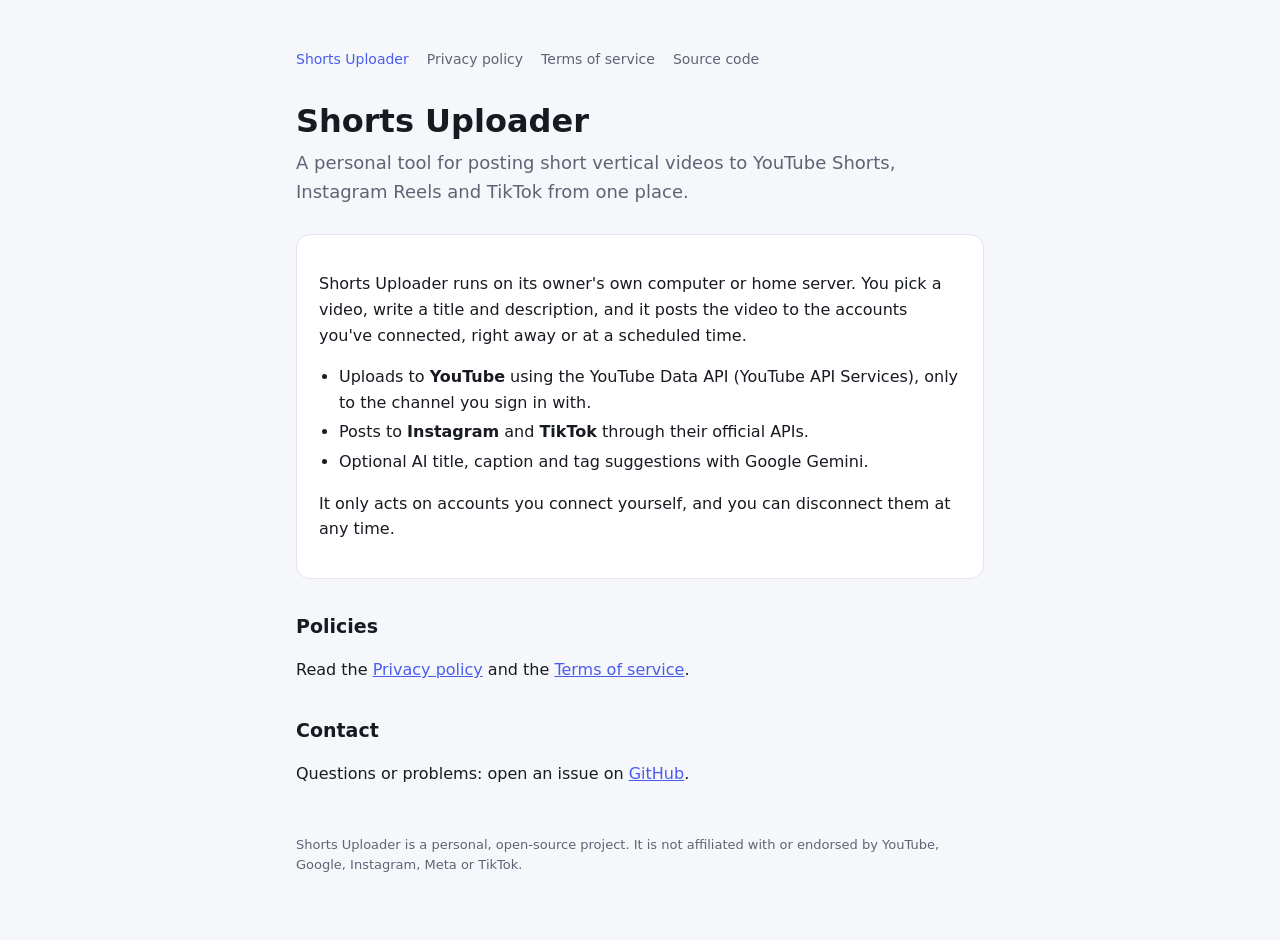
<file: index.html>
<!doctype html>
<html lang="en"><head><meta charset="utf-8"><meta name="viewport" content="width=device-width, initial-scale=1">
<title>Shorts Uploader</title><meta name="description" content="A personal tool for posting short videos to YouTube, Instagram and TikTok from one place."><link rel="stylesheet" href="/style.css"></head>
<body><main>
<nav><a href="/" aria-current="page">Shorts Uploader</a><a href="/privacy.html">Privacy policy</a><a href="/terms.html">Terms of service</a><a href="https://github.com/dannyy-io/shorts-uploader">Source code</a></nav>
<h1>Shorts Uploader</h1>
<p class="lead">A personal tool for posting short vertical videos to YouTube Shorts, Instagram Reels and TikTok from one place.</p>
<div class="card">
<p>Shorts Uploader runs on its owner's own computer or home server. You pick a video, write a title and description, and it posts the video to the accounts you've connected, right away or at a scheduled time.</p>
<ul>
<li>Uploads to <b>YouTube</b> using the YouTube Data API (YouTube API Services), only to the channel you sign in with.</li>
<li>Posts to <b>Instagram</b> and <b>TikTok</b> through their official APIs.</li>
<li>Optional AI title, caption and tag suggestions with Google Gemini.</li>
</ul>
<p>It only acts on accounts you connect yourself, and you can disconnect them at any time.</p>
</div>
<h2>Policies</h2>
<p>Read the <a href="/privacy.html">Privacy policy</a> and the <a href="/terms.html">Terms of service</a>.</p>
<h2>Contact</h2>
<p>Questions or problems: open an issue on <a href="https://github.com/dannyy-io/shorts-uploader/issues">GitHub</a>.</p>
<footer>Shorts Uploader is a personal, open-source project. It is not affiliated with or endorsed by YouTube, Google, Instagram, Meta or TikTok.</footer></main></body></html>
</file>
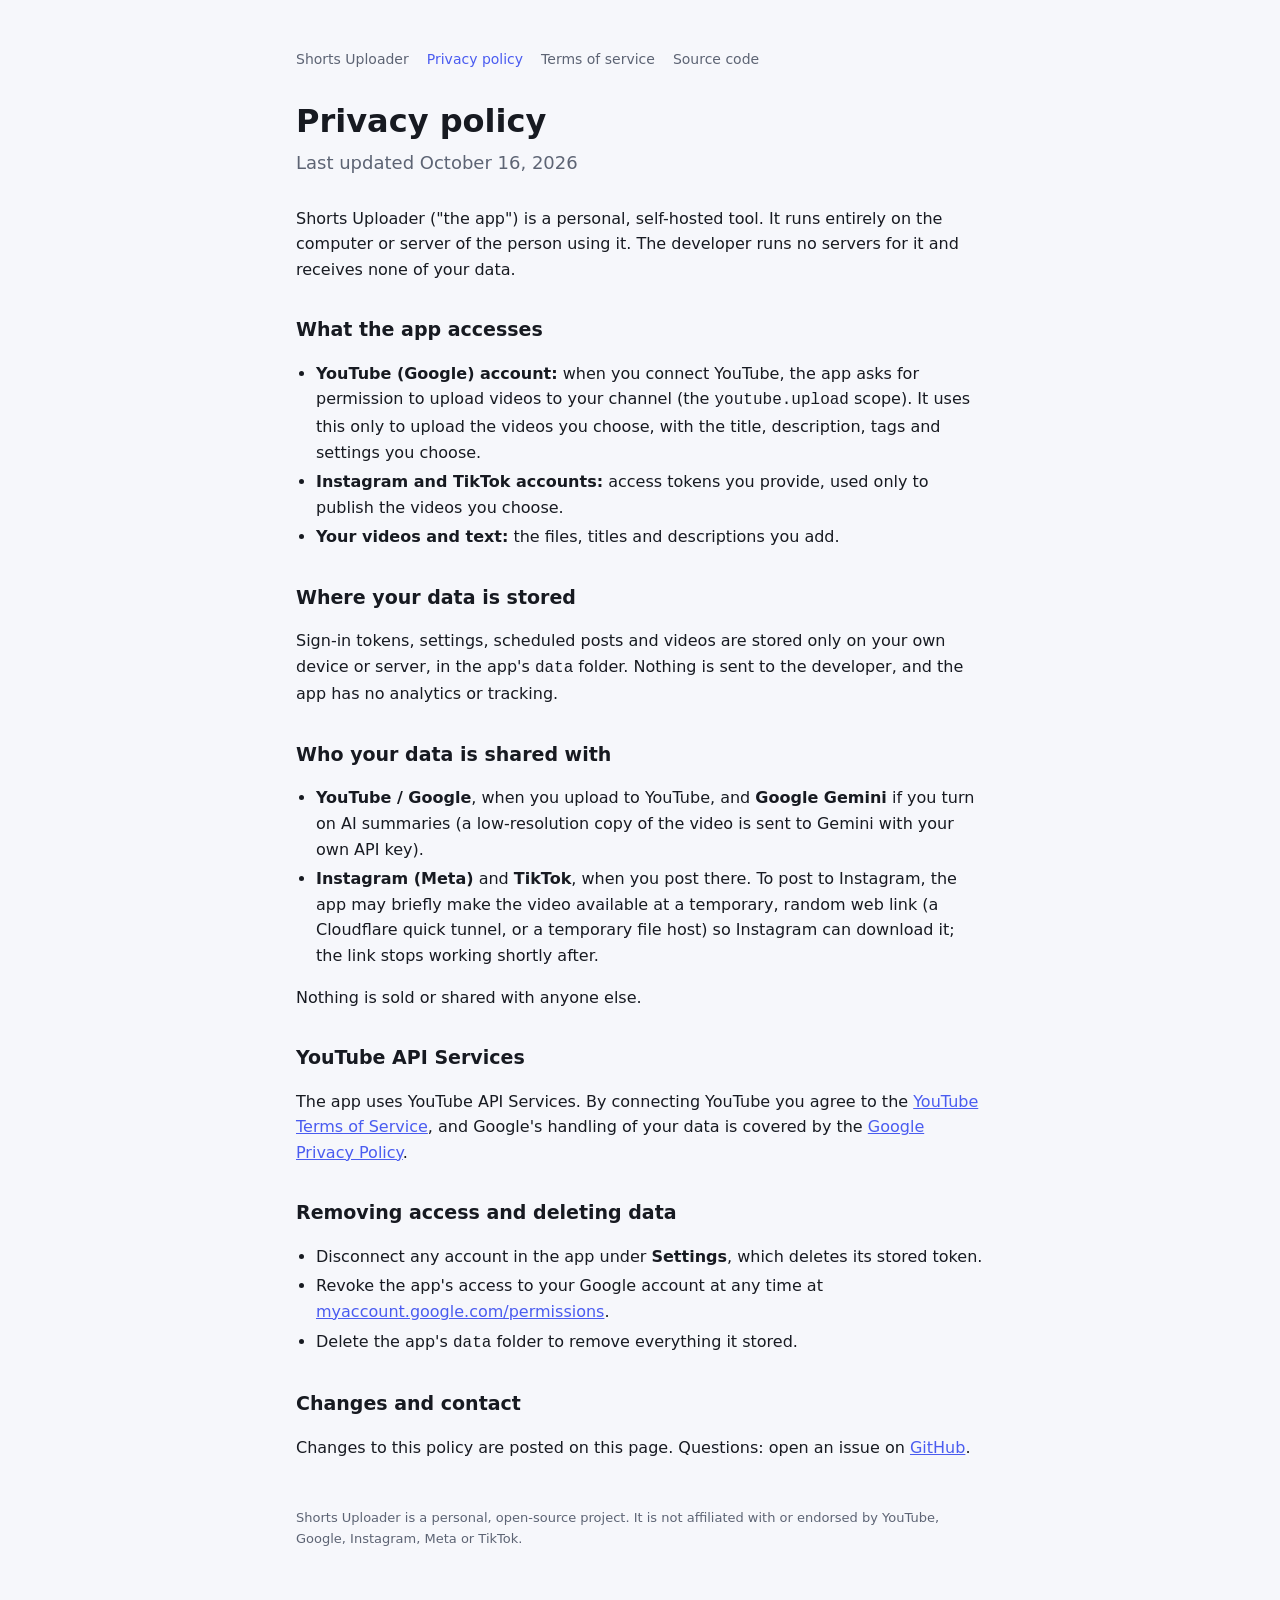
<file: privacy.html>
<!doctype html>
<html lang="en"><head><meta charset="utf-8"><meta name="viewport" content="width=device-width, initial-scale=1">
<title>Privacy policy – Shorts Uploader</title><meta name="description" content="How Shorts Uploader handles your data."><link rel="stylesheet" href="/style.css"></head>
<body><main>
<nav><a href="/">Shorts Uploader</a><a href="/privacy.html" aria-current="page">Privacy policy</a><a href="/terms.html">Terms of service</a><a href="https://github.com/dannyy-io/shorts-uploader">Source code</a></nav>
<h1>Privacy policy</h1>
<p class="lead">Last updated October 16, 2026</p>
<p>Shorts Uploader ("the app") is a personal, self-hosted tool. It runs entirely on the computer or server of the person using it. The developer runs no servers for it and receives none of your data.</p>

<h2>What the app accesses</h2>
<ul>
<li><b>YouTube (Google) account:</b> when you connect YouTube, the app asks for permission to upload videos to your channel (the <code>youtube.upload</code> scope). It uses this only to upload the videos you choose, with the title, description, tags and settings you choose.</li>
<li><b>Instagram and TikTok accounts:</b> access tokens you provide, used only to publish the videos you choose.</li>
<li><b>Your videos and text:</b> the files, titles and descriptions you add.</li>
</ul>

<h2>Where your data is stored</h2>
<p>Sign-in tokens, settings, scheduled posts and videos are stored only on your own device or server, in the app's <code>data</code> folder. Nothing is sent to the developer, and the app has no analytics or tracking.</p>

<h2>Who your data is shared with</h2>
<ul>
<li><b>YouTube / Google</b>, when you upload to YouTube, and <b>Google Gemini</b> if you turn on AI summaries (a low-resolution copy of the video is sent to Gemini with your own API key).</li>
<li><b>Instagram (Meta)</b> and <b>TikTok</b>, when you post there. To post to Instagram, the app may briefly make the video available at a temporary, random web link (a Cloudflare quick tunnel, or a temporary file host) so Instagram can download it; the link stops working shortly after.</li>
</ul>
<p>Nothing is sold or shared with anyone else.</p>

<h2>YouTube API Services</h2>
<p>The app uses YouTube API Services. By connecting YouTube you agree to the <a href="https://www.youtube.com/t/terms">YouTube Terms of Service</a>, and Google's handling of your data is covered by the <a href="https://policies.google.com/privacy">Google Privacy Policy</a>.</p>

<h2>Removing access and deleting data</h2>
<ul>
<li>Disconnect any account in the app under <b>Settings</b>, which deletes its stored token.</li>
<li>Revoke the app's access to your Google account at any time at <a href="https://myaccount.google.com/permissions">myaccount.google.com/permissions</a>.</li>
<li>Delete the app's <code>data</code> folder to remove everything it stored.</li>
</ul>

<h2>Changes and contact</h2>
<p>Changes to this policy are posted on this page. Questions: open an issue on <a href="https://github.com/dannyy-io/shorts-uploader/issues">GitHub</a>.</p>
<footer>Shorts Uploader is a personal, open-source project. It is not affiliated with or endorsed by YouTube, Google, Instagram, Meta or TikTok.</footer></main></body></html>
</file>
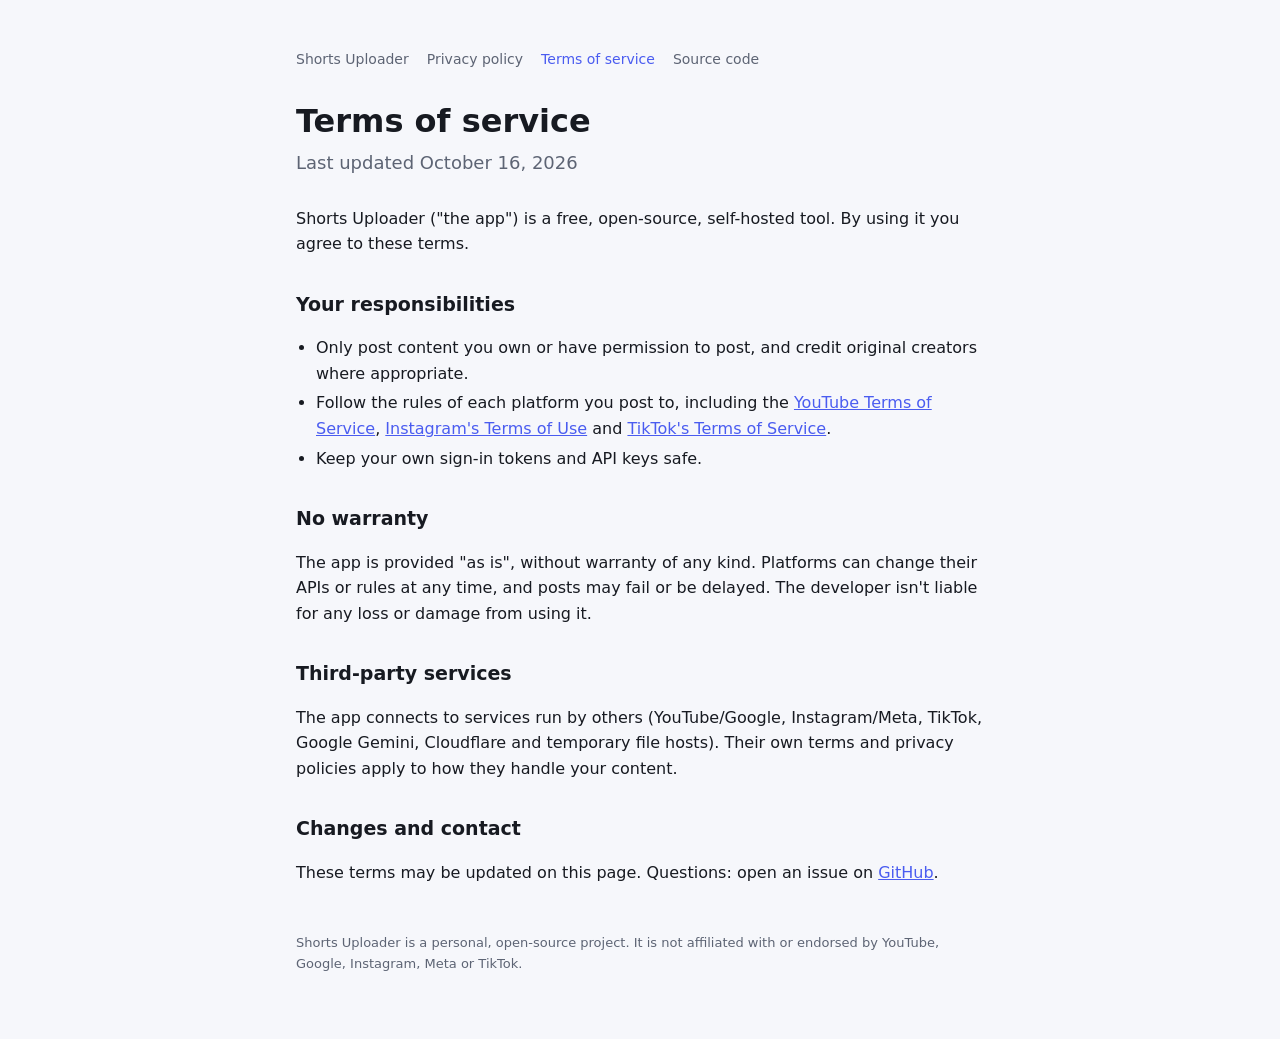
<file: terms.html>
<!doctype html>
<html lang="en"><head><meta charset="utf-8"><meta name="viewport" content="width=device-width, initial-scale=1">
<title>Terms of service – Shorts Uploader</title><meta name="description" content="Terms for using Shorts Uploader."><link rel="stylesheet" href="/style.css"></head>
<body><main>
<nav><a href="/">Shorts Uploader</a><a href="/privacy.html">Privacy policy</a><a href="/terms.html" aria-current="page">Terms of service</a><a href="https://github.com/dannyy-io/shorts-uploader">Source code</a></nav>
<h1>Terms of service</h1>
<p class="lead">Last updated October 16, 2026</p>
<p>Shorts Uploader ("the app") is a free, open-source, self-hosted tool. By using it you agree to these terms.</p>

<h2>Your responsibilities</h2>
<ul>
<li>Only post content you own or have permission to post, and credit original creators where appropriate.</li>
<li>Follow the rules of each platform you post to, including the <a href="https://www.youtube.com/t/terms">YouTube Terms of Service</a>, <a href="https://help.instagram.com/581066165581870">Instagram's Terms of Use</a> and <a href="https://www.tiktok.com/legal/terms-of-service">TikTok's Terms of Service</a>.</li>
<li>Keep your own sign-in tokens and API keys safe.</li>
</ul>

<h2>No warranty</h2>
<p>The app is provided "as is", without warranty of any kind. Platforms can change their APIs or rules at any time, and posts may fail or be delayed. The developer isn't liable for any loss or damage from using it.</p>

<h2>Third-party services</h2>
<p>The app connects to services run by others (YouTube/Google, Instagram/Meta, TikTok, Google Gemini, Cloudflare and temporary file hosts). Their own terms and privacy policies apply to how they handle your content.</p>

<h2>Changes and contact</h2>
<p>These terms may be updated on this page. Questions: open an issue on <a href="https://github.com/dannyy-io/shorts-uploader/issues">GitHub</a>.</p>
<footer>Shorts Uploader is a personal, open-source project. It is not affiliated with or endorsed by YouTube, Google, Instagram, Meta or TikTok.</footer></main></body></html>
</file>
<file: style.css>
:root { --bg: #f6f7fb; --card: #fff; --text: #171a21; --muted: #5d6474; --line: #e2e5ec; --accent: #4a5cf0; }
@media (prefers-color-scheme: dark) { :root { --bg: #0f1115; --card: #171a21; --text: #e8eaef; --muted: #8b93a3; --line: #2a2f3a; --accent: #8b98ff; } }
* { box-sizing: border-box; }
body { margin: 0; background: var(--bg); color: var(--text); font: 16px/1.6 ui-sans-serif, system-ui, -apple-system, "Segoe UI", Roboto, sans-serif; }
main { max-width: 720px; margin: 0 auto; padding: 48px 16px 64px; }
nav { display: flex; gap: 18px; flex-wrap: wrap; font-size: 14px; margin-bottom: 32px; }
nav a { color: var(--muted); text-decoration: none; } nav a:hover, nav a[aria-current] { color: var(--accent); }
h1 { font-size: 32px; line-height: 1.2; margin: 0 0 8px; } h2 { font-size: 19px; margin: 32px 0 8px; }
.lead { color: var(--muted); font-size: 18px; margin: 0 0 28px; }
.card { background: var(--card); border: 1px solid var(--line); border-radius: 14px; padding: 20px 22px; }
a { color: var(--accent); } ul { padding-left: 20px; } li { margin: 4px 0; }
footer { margin-top: 48px; font-size: 13px; color: var(--muted); }
</file>
